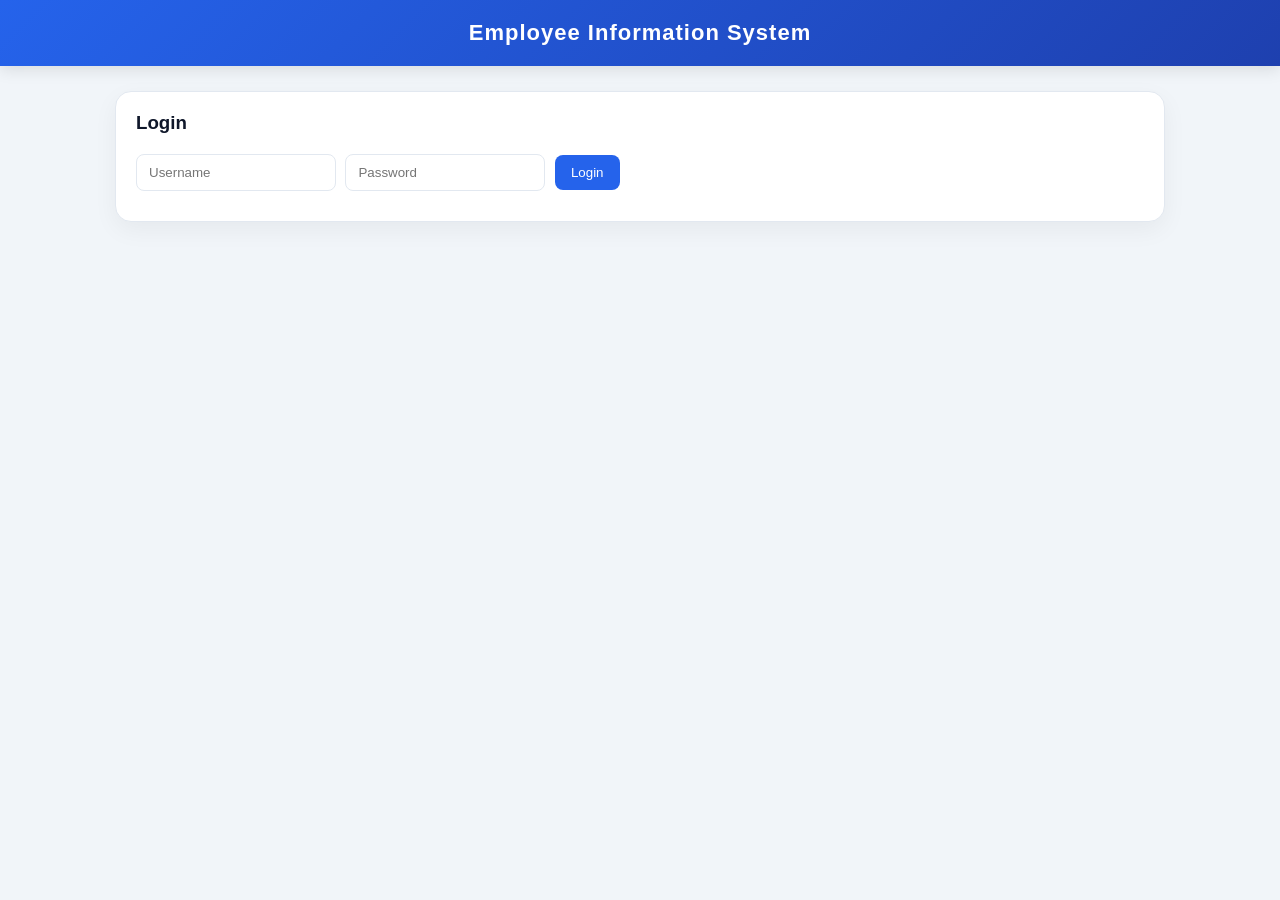
<file: frontend/index.html>
<!DOCTYPE html>
<html>

<head>
    <title>Employee System</title>
    <link rel="stylesheet" href="./style.css">
</head>

<body>

    <header>Employee Information System</header>

    <div class="container">

        <!-- LOGIN -->
        <div class="card" id="loginCard">
            <h3>Login</h3>
            <input id="username" placeholder="Username">
            <input id="password" type="password" placeholder="Password">
            <button onclick="login()">Login</button>
        </div>

        <!-- DASHBOARD -->
        <div class="card" id="dashboardCard" style="display:none;">
            <h3>Dashboard</h3>
            <p id="dashboardData"></p>
        </div>

        <!-- ADD EMPLOYEE -->
        <div class="card" id="employeeCard" style="display:none;">
            <h3>Add Employee</h3>
            <input id="first_name" placeholder="First Name">
            <input id="last_name" placeholder="Last Name">
            <input id="birthday" type="date">

            <select id="status">
                <option>Permanent</option>
                <option>Temporary</option>
                <option>Separated</option>
            </select>

            <input id="position" placeholder="Position">
            <input id="date_hired" type="date">

            <button onclick="addEmployee()">Add</button>
        </div>

        <!-- TABLE -->
        <div class="card" id="tableCard" style="display:none;">
            <h3>Employees</h3>
            <table>
                <thead>
                    <tr>
                        <th>ID</th>
                        <th>Name</th>
                        <th>Position</th>
                        <th>Status</th>
                        <th>Action</th>
                    </tr>
                </thead>
                <tbody id="employeeTable"></tbody>
            </table>
        </div>

    </div>

    <script>
        const API = "http://127.0.0.1:5000";

        // LOGIN
        function login() {
            fetch(API + "/login", {
                method: "POST",
                headers: { 'Content-Type': 'application/json' },
                body: JSON.stringify({
                    username: username.value,
                    password: password.value
                })
            })
                .then(res => res.json())
                .then(data => {
                    if (data.status === "success") {
                        loginCard.style.display = "none";
                        dashboardCard.style.display = "block";
                        employeeCard.style.display = "block";
                        tableCard.style.display = "block";

                        loadDashboard();
                        loadEmployees();
                    } else {
                        alert("Login Failed");
                    }
                });
        }

        // DASHBOARD
        function loadDashboard() {
            fetch(API + "/dashboard")
                .then(res => res.json())
                .then(data => {
                    dashboardData.innerHTML = `
        Total: ${data.total_employees}<br>
        Permanent: ${data.permanent}<br>
        Temporary: ${data.temporary}<br>
        Separated: ${data.separated}
        `;
                });
        }

        // EMPLOYEES
        function loadEmployees() {
            fetch(API + "/employees")
                .then(res => res.json())
                .then(data => {
                    let html = "";
                    data.forEach(e => {
                        html += `
            <tr>
                <td>${e.employee_id}</td>
                <td>${e.first_name} ${e.last_name}</td>
                <td>${e.position}</td>
                <td>${e.status}</td>
                <td>
                    <button onclick="del(${e.employee_id})">Delete</button>
                </td>
            </tr>`;
                    });
                    employeeTable.innerHTML = html;
                });
        }

        // ADD
        function addEmployee() {
            fetch(API + "/employees", {
                method: "POST",
                headers: { 'Content-Type': 'application/json' },
                body: JSON.stringify({
                    first_name: first_name.value,
                    last_name: last_name.value,
                    birthday: birthday.value,
                    status: status.value,
                    position: position.value,
                    date_hired: date_hired.value
                })
            }).then(() => {
                loadEmployees();
                loadDashboard();
            });
        }

        // DELETE
        function del(id) {
            fetch(API + "/employees/" + id, { method: "DELETE" })
                .then(() => {
                    loadEmployees();
                    loadDashboard();
                });
        }
    </script>

</body>

</html>
</file>
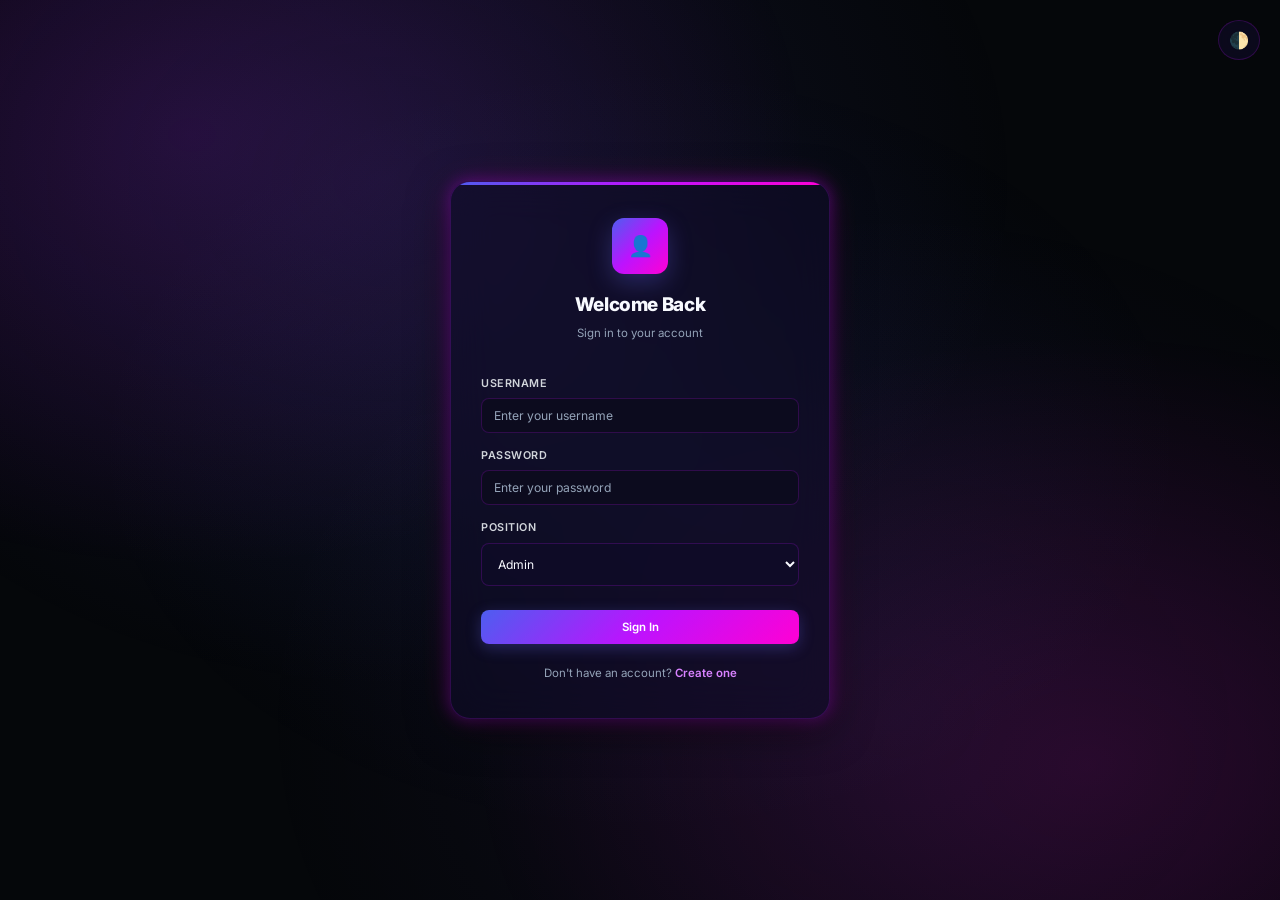
<file: frontend/employee-info.html>
<!DOCTYPE html>
<html lang="en">
<head>
    <meta charset="UTF-8">
    <meta name="viewport" content="width=device-width, initial-scale=1.0">
    <title>Employee Profile - Employee Info System</title>
    <link rel="stylesheet" href="css/style.css">
    <script src="js/theme.js"></script>
</head>
<body>
    <div class="app-layout">
        <!-- Sidebar -->
        <aside class="sidebar">
            <div class="sidebar-brand">
                <h1>EmployeeHub</h1>
                <span>Management System</span>
            </div>
            <nav class="sidebar-nav">
                <a href="javascript:void(0)" onclick="themeManager.toggleTheme()" id="theme-toggle-btn">
                    <span class="nav-icon">🌗</span> Toggle Theme
                </a>
                <a href="dashboard.html">
                    <span class="nav-icon">📊</span> Dashboard
                </a>
                <a href="employee-list.html" class="active">
                    <span class="nav-icon">👥</span> Employees
                </a>
            </nav>
            <div class="sidebar-footer">
                <div class="user-info" onclick="logout()">
                    <div class="user-avatar" id="user-avatar">A</div>
                    <div>
                        <div class="user-name" id="user-display-name">Admin</div>
                        <div class="user-role">Click to logout</div>
                    </div>
                </div>
            </div>
        </aside>

        <!-- Main -->
        <main class="main-content fade-in">
            <a href="employee-list.html" class="btn-ghost btn-sm mb-3" style="display:inline-flex; text-decoration:none;">← Back to Employees</a>
            
            <div class="card" id="info-card">
                <div class="page-header" style="margin-bottom:0">
                    <div>
                        <h2 id="employee-name">Loading...</h2>
                        <p id="employee-position" class="text-muted">...</p>
                    </div>
                    <span id="employee-badge"></span>
                </div>

                <div class="info-grid">
                    <div class="info-item">
                        <div class="info-label">Employee ID</div>
                        <div class="info-val" id="info-id">...</div>
                    </div>
                    <div class="info-item">
                        <div class="info-label">Status</div>
                        <div class="info-val" id="info-status">...</div>
                    </div>
                    <div class="info-item">
                        <div class="info-label">Position</div>
                        <div class="info-val" id="info-position">...</div>
                    </div>
                    <div class="info-item">
                        <div class="info-label">Birthday</div>
                        <div class="info-val" id="info-birthday">...</div>
                    </div>
                    <div class="info-item">
                        <div class="info-label">Date Hired</div>
                        <div class="info-val" id="info-hired">...</div>
                    </div>
                </div>

                <div class="action-buttons">
                    <button class="btn-primary" id="btn-trainings">📚 View Trainings</button>
                    <button class="btn-secondary" id="btn-service">📋 Service Record</button>
                </div>
            </div>
            <div class="card mt-3">
                <div class="card-header">
                    <h3>Attendance Tracking</h3>
                    <div class="calendar-nav">
                        <button class="btn-ghost btn-sm" onclick="changeMonth(-1)">Prev</button>
                        <span id="calendar-month-year" class="calendar-title" style="margin: 0 12px; min-width: 120px; text-align: center; display: inline-block;">April 2026</span>
                        <button class="btn-ghost btn-sm" onclick="changeMonth(1)">Next</button>
                    </div>
                </div>

                <div class="flex gap-4">
                    <!-- Calendar Grid -->
                    <div style="flex: 2;">
                        <div class="calendar-container mt-0">
                            <div class="calendar-grid" id="calendar-grid-header">
                                <div class="calendar-day-header">Sun</div>
                                <div class="calendar-day-header">Mon</div>
                                <div class="calendar-day-header">Tue</div>
                                <div class="calendar-day-header">Wed</div>
                                <div class="calendar-day-header">Thu</div>
                                <div class="calendar-day-header">Fri</div>
                                <div class="calendar-day-header">Sat</div>
                            </div>
                            <div class="calendar-grid" id="calendar-grid-body">
                                <!-- Calendar days injected here -->
                            </div>
                        </div>

                        <!-- Monthly Stats -->
                        <div class="monthly-stats">
                            <div class="monthly-stat-item">
                                <span class="monthly-stat-value" id="stat-present">0</span>
                                <span class="monthly-stat-label">Present</span>
                            </div>
                            <div class="monthly-stat-item">
                                <span class="monthly-stat-value" id="stat-absent">0</span>
                                <span class="monthly-stat-label">Absent</span>
                            </div>
                            <div class="monthly-stat-item">
                                <span class="monthly-stat-value" id="stat-late">0</span>
                                <span class="monthly-stat-label">Late</span>
                            </div>
                            <div class="monthly-stat-item">
                                <span class="monthly-stat-value" id="stat-leave">0</span>
                                <span class="monthly-stat-label">On Leave</span>
                            </div>
                        </div>
                    </div>

                    <!-- Actions & Recent -->
                    <div style="flex: 1; border-left: 1px solid var(--border-color); padding-left: 20px; display: flex; flex-direction: column;">
                        <div class="mb-4">
                            <div class="flex flex-col gap-3 mb-4">
                                <div class="flex justify-between gap-3">
                                    <button class="btn-primary flex-1" onclick="submitTime('time_in')">
                                        🕒 Time In
                                    </button>
                                    <button class="btn-secondary flex-1" onclick="submitTime('time_out')">
                                        🚪 Time Out
                                    </button>
                                </div>
                                <div class="flex justify-between text-center" style="font-size: 0.9rem;">
                                    <div class="flex-1">
                                        <div class="text-muted" style="font-size: 0.75rem;">Time In</div>
                                        <div id="display-time-in" style="font-weight: 700; color: var(--accent-light);">--:--</div>
                                    </div>
                                    <div class="flex-1">
                                        <div class="text-muted" style="font-size: 0.75rem;">Time Out</div>
                                        <div id="display-time-out" style="font-weight: 700; color: var(--accent-light);">--:--</div>
                                    </div>
                                </div>
                            </div>

                            <label>Today's Status</label>
                            <div class="flex gap-2">
                                <select id="attendance-status" onchange="recordAttendance(this.value)" style="flex: 1; margin-bottom: 0;">
                                    <option value="">-- Mark --</option>
                                    <option value="Present">Present</option>
                                    <option value="Absent">Absent</option>
                                    <option value="Late">Late</option>
                                    <option value="On Leave">On Leave</option>
                                </select>
                            </div>
                            <div id="last-marked" style="font-size:0.8rem; color:var(--text-secondary); margin-top:4px;"></div>
                        </div>

                        <div class="monthly-history-container" style="flex: 1;">
                            <label>Monthly Records</label>
                            <div id="monthly-summary-list" style="max-height: 300px; overflow-y: auto; font-size: 0.85rem;">
                                <!-- Monthly summaries injected here -->
                            </div>
                        </div>
                    </div>
                </div>
            </div>

            <div class="card mt-3">
                <div class="card-header">
                    <h3>Detailed Logs</h3>
                    <button class="btn-ghost btn-sm" onclick="exportAttendance()">📥 Export CSV</button>
                </div>
                <div class="table-wrapper">
                    <table>
                        <thead>
                            <tr>
                                <th>Date</th>
                                <th>Status</th>
                                <th>Timestamp</th>
                            </tr>
                        </thead>
                        <tbody id="attendance-full-list">
                            <!-- Full logs injected here -->
                        </tbody>
                    </table>
                </div>
            </div>
        </main>
    </div>

    <!-- Attendance Status Modal -->
    <div id="status-modal" class="modal-overlay hidden">
        <div class="modal-content" style="max-width: 360px;">
            <h2 id="modal-date-title" style="margin-bottom: 20px; font-size: 1.2rem;">Mark Attendance</h2>
            <div class="status-buttons-grid">
                <button class="btn-status btn-status-present" onclick="selectStatus('Present')">
                    <span style="font-size: 1.4rem;">✅</span>
                    <span>Present</span>
                </button>
                <button class="btn-status btn-status-absent" onclick="selectStatus('Absent')">
                    <span style="font-size: 1.4rem;">❌</span>
                    <span>Absent</span>
                </button>
                <button class="btn-status btn-status-late" onclick="selectStatus('Late')">
                    <span style="font-size: 1.4rem;">⏰</span>
                    <span>Late</span>
                </button>
                <button class="btn-status btn-status-leave" onclick="selectStatus('On Leave')">
                    <span style="font-size: 1.4rem;">🏖️</span>
                    <span>On Leave</span>
                </button>
            </div>
            <div class="modal-actions mt-4">
                <button class="btn-ghost" style="width: 100%;" onclick="closeMarkModal()">Cancel</button>
            </div>
        </div>
    </div>

    <script src="js/fetch.js"></script>
    <script>
        const urlParams = new URLSearchParams(window.location.search);
        const empId = urlParams.get('id');

        if (!empId) {
            alert('No Employee ID provided');
            window.location.href = 'employee-list.html';
        }

        // Set user display
        const user = JSON.parse(localStorage.getItem('user') || '{}');
        const isEmployee = user.role === 'employee';

        // Check Access & Redirect if needed
        if (isEmployee) {
            // If they try to view someone else or no ID provided, redirect to themselves
            if (!empId || empId !== String(user.employee_id)) {
                window.location.href = `employee-info.html?id=${user.employee_id}`;
            }
            
            // Hide administrative navigation and sidebar
            document.querySelector('.sidebar-nav')?.remove();
            document.querySelector('a[href="employee-list.html"]')?.remove(); // Back button
            document.querySelector('.action-buttons')?.remove(); // Trainings / Service Record buttons
            
            // Adjust header for restricted view
            const pageHeader = document.querySelector('.page-header');
            if (pageHeader) pageHeader.style.marginBottom = '20px';
        } else if (!empId) {
            alert('No Employee ID provided');
            window.location.href = 'employee-list.html';
        }

        if (user.display_name) {
            document.getElementById('user-display-name').textContent = user.display_name;
            document.getElementById('user-avatar').textContent = user.display_name.charAt(0).toUpperCase();
        }

        function getStatusBadge(status) {
            const classes = { 'Permanent': 'badge-success', 'Temporary': 'badge-warning', 'Separated': 'badge-danger' };
            return `<span class="badge ${classes[status] || 'badge-warning'}">${status}</span>`;
        }


        let currentMonth = new Date().getMonth();
        let currentYear = new Date().getFullYear();
        let attendanceData = [];

        async function loadEmployeeInfo() {
            if (!empId) return;

            try {
                const emp = await apiCall(`/employees/${empId}`);
                
                const nameEl = document.getElementById('employee-name');
                if (nameEl) nameEl.textContent = `${emp.first_name} ${emp.last_name}`;
                
                const posEl = document.getElementById('employee-position');
                if (posEl) posEl.textContent = emp.position;
                
                const badgeEl = document.getElementById('employee-badge');
                if (badgeEl) badgeEl.innerHTML = getStatusBadge(emp.status);
                
                const idEl = document.getElementById('info-id');
                if (idEl) idEl.textContent = emp.employee_id;
                
                const statusEl = document.getElementById('info-status');
                if (statusEl) statusEl.textContent = emp.status;
                
                const posDetailEl = document.getElementById('info-position');
                if (posDetailEl) posDetailEl.textContent = emp.position;
                
                const bdayEl = document.getElementById('info-birthday');
                if (bdayEl) bdayEl.textContent = emp.birthday;
                
                const hiredEl = document.getElementById('info-hired');
                if (hiredEl) hiredEl.textContent = emp.date_hired;
                
                const btnTrainings = document.getElementById('btn-trainings');
                if (btnTrainings) {
                    btnTrainings.onclick = () => {
                        window.location.href = `trainings.html?id=${emp.employee_id}&name=${encodeURIComponent(emp.first_name + ' ' + emp.last_name)}`;
                    };
                }

                const btnService = document.getElementById('btn-service');
                if (btnService) {
                    btnService.onclick = () => {
                        window.location.href = `service-record.html?id=${emp.employee_id}&name=${encodeURIComponent(emp.first_name + ' ' + emp.last_name)}`;
                    };
                }

                await loadAttendance();
            } catch (err) {
                console.error('Error fetching info', err);
                const infoCard = document.getElementById('info-card');
                if (infoCard) {
                    infoCard.innerHTML = `
                        <div class="text-center p-5">
                            <h2 class="error mb-3">Employee Record Not Found</h2>
                            <p class="text-muted">Requested ID: ${empId}</p>
                            <p class="text-danger" style="font-size: 0.8rem; margin-top: 10px;">Error: ${err.message}</p>
                            <button class="btn-ghost mt-3" onclick="location.reload()">🔄 Retry</button>
                        </div>
                    `;
                }
            }
        }

        async function loadAttendance() {
            try {
                attendanceData = await apiCall(`/attendance/employee/${empId}`);
                renderCalendar();
                renderMonthlySummary();
                renderFullLogs();
                checkTodayStatus();
            } catch (err) {
                console.error('Error fetching attendance', err);
            }
        }

        function checkTodayStatus() {
            const todayStr = new Date().toISOString().split('T')[0];
            const todayRecord = attendanceData.find(r => r.date === todayStr);
            const statusSelect = document.getElementById('attendance-status');
            const lastMarkedDiv = document.getElementById('last-marked');
            
            if (todayRecord) {
                statusSelect.value = todayRecord.status;
                lastMarkedDiv.innerHTML = `Last marked: <span class="badge ${getAttendanceBadgeClass(todayRecord.status)}">${todayRecord.status}</span>`;
                
                document.getElementById('display-time-in').textContent = todayRecord.time_in || '--:--';
                document.getElementById('display-time-out').textContent = todayRecord.time_out || '--:--';
            } else {
                statusSelect.value = "";
                lastMarkedDiv.innerHTML = "Not yet marked for today";
                document.getElementById('display-time-in').textContent = '--:--';
                document.getElementById('display-time-out').textContent = '--:--';
            }
        }

        async function submitTime(type) {
            const now = new Date();
            const timeStr = now.toLocaleTimeString('en-GB', { hour12: false }); // HH:MM:SS
            const body = {
                employee_id: empId,
                date: now.toISOString().split('T')[0]
            };
            body[type] = timeStr;

            try {
                await apiCall('/attendance', 'POST', body);
                await loadAttendance();
            } catch (err) {
                alert('Action failed: ' + err.message);
            }
        }

        function renderCalendar() {
            const gridBody = document.getElementById('calendar-grid-body');
            const monthYearLabel = document.getElementById('calendar-month-year');
            gridBody.innerHTML = '';

            const date = new Date(currentYear, currentMonth, 1);
            monthYearLabel.textContent = date.toLocaleString('default', { month: 'long', year: 'numeric' });

            const firstDayIndex = date.getDay();
            const lastDay = new Date(currentYear, currentMonth + 1, 0).getDate();
            const prevLastDay = new Date(currentYear, currentMonth, 0).getDate();
            const today = new Date();
            const todayStr = today.toISOString().split('T')[0];

            let counts = { Present: 0, Absent: 0, Late: 0, 'On Leave': 0 };

            // Prev month days
            for (let i = firstDayIndex; i > 0; i--) {
                const dayDiv = document.createElement('div');
                dayDiv.className = 'calendar-day other-month';
                dayDiv.textContent = prevLastDay - i + 1;
                gridBody.appendChild(dayDiv);
            }

            // Current month days
            for (let i = 1; i <= lastDay; i++) {
                const dayDiv = document.createElement('div');
                dayDiv.className = 'calendar-day';
                
                const curDateStr = `${currentYear}-${String(currentMonth + 1).padStart(2, '0')}-${String(i).padStart(2, '0')}`;
                if (curDateStr === todayStr) dayDiv.classList.add('today');

                const record = attendanceData.find(r => r.date === curDateStr);
                dayDiv.innerHTML = `<span>${i}</span>`;
                dayDiv.style.cursor = 'pointer';
                dayDiv.onclick = () => openMarkModal(curDateStr);
                
                if (record) {
                    counts[record.status]++;
                    const dot = document.createElement('div');
                    dot.className = `status-dot status-dot-${record.status.toLowerCase().replace(' ', '')}`;
                    dayDiv.appendChild(dot);
                    dayDiv.title = `${curDateStr}: ${record.status}`;
                }

                gridBody.appendChild(dayDiv);
            }

            // Next month days
            const totalCells = gridBody.children.length;
            for (let i = 1; i <= (42 - totalCells); i++) {
                const dayDiv = document.createElement('div');
                dayDiv.className = 'calendar-day other-month';
                dayDiv.textContent = i;
                gridBody.appendChild(dayDiv);
            }

            // Update stats
            document.getElementById('stat-present').textContent = counts.Present;
            document.getElementById('stat-absent').textContent = counts.Absent;
            document.getElementById('stat-late').textContent = counts.Late;
            document.getElementById('stat-leave').textContent = counts['On Leave'];
        }

        function changeMonth(delta) {
            currentMonth += delta;
            if (currentMonth > 11) {
                currentMonth = 0;
                currentYear++;
            } else if (currentMonth < 0) {
                currentMonth = 11;
                currentYear--;
            }
            renderCalendar();
        }

        function renderMonthlySummary() {
            const list = document.getElementById('monthly-summary-list');
            list.innerHTML = '';
            
            // Group data by Month-Year
            const summaries = {};
            attendanceData.forEach(record => {
                const date = new Date(record.date);
                const monthYear = date.toLocaleString('default', { month: 'long', year: 'numeric' });
                
                if (!summaries[monthYear]) {
                    summaries[monthYear] = { Present: 0, Absent: 0, Late: 0, 'On Leave': 0 };
                }
                summaries[monthYear][record.status]++;
            });

            // Convert object to array for sorting/display
            const summaryArray = Object.keys(summaries).sort((a, b) => {
                return new Date(b) - new Date(a);
            });

            if (summaryArray.length === 0) {
                list.innerHTML = '<div class="text-muted p-3">No records yet.</div>';
                return;
            }

            summaryArray.forEach(month => {
                const s = summaries[month];
                const total = s.Present + s.Absent + s.Late + s['On Leave'];
                const rate = total > 0 ? Math.round((s.Present / total) * 100) : 0;
                
                const div = document.createElement('div');
                div.className = 'monthly-summary-item';
                div.style.padding = '12px';
                div.style.marginBottom = '8px';
                div.style.background = 'rgba(255,255,255,0.03)';
                div.style.borderRadius = 'var(--radius-sm)';
                div.style.borderLeft = `3px solid ${rate > 80 ? 'var(--success)' : rate > 50 ? 'var(--warning)' : 'var(--danger)'}`;
                
                div.innerHTML = `
                    <div class="flex justify-between mb-1" style="font-weight: 700; color: var(--accent-light);">
                        <span>${month}</span>
                        <span>${rate}% Rate</span>
                    </div>
                    <div class="flex gap-3" style="font-size: 0.75rem; color: var(--text-secondary);">
                        <span>✅ ${s.Present}</span>
                        <span>❌ ${s.Absent}</span>
                        <span>⏰ ${s.Late}</span>
                        <span>🏖️ ${s['On Leave']}</span>
                    </div>
                `;
                list.appendChild(div);
            });
        }

        function renderFullLogs() {
            const tbody = document.getElementById('attendance-full-list');
            tbody.innerHTML = '';
            
            attendanceData.forEach(log => {
                const tr = document.createElement('tr');
                const timeIn = log.time_in ? `<div class="text-xs" style="color:var(--success); font-size: 0.7rem;">IN: ${log.time_in}</div>` : '';
                const timeOut = log.time_out ? `<div class="text-xs" style="color:var(--danger); font-size: 0.7rem;">OUT: ${log.time_out}</div>` : '';
                
                tr.innerHTML = `
                    <td>
                        <div style="font-weight: 600;">${log.date}</div>
                        <div class="flex gap-2" style="margin-top: 4px;">
                            ${timeIn} ${timeOut}
                        </div>
                    </td>
                    <td><span class="badge ${getAttendanceBadgeClass(log.status)}">${log.status}</span></td>
                    <td class="text-muted" style="font-size:0.75rem">${new Date(log.created_at).toLocaleString()}</td>
                `;
                tbody.appendChild(tr);
            });
        }

        function getStatusColor(status) {
            const colors = { Present: 'var(--success)', Absent: 'var(--danger)', Late: 'var(--warning)', 'On Leave': 'var(--info)' };
            return colors[status] || 'var(--text-secondary)';
        }

        async function recordAttendance(status, date = null) {
            if (!status) return;
            try {
                await apiCall('/attendance', 'POST', {
                    employee_id: empId,
                    status: status,
                    date: date || new Date().toISOString().split('T')[0]
                });
                await loadAttendance();
            } catch (err) {
                alert('Failed to record: ' + err.message);
            }
        }

        let selectedDate = null;

        function openMarkModal(date) {
            selectedDate = date;
            document.getElementById('modal-date-title').textContent = `Mark Attendance: ${date}`;
            document.getElementById('status-modal').classList.remove('hidden');
        }

        function closeMarkModal() {
            document.getElementById('status-modal').classList.add('hidden');
            selectedDate = null;
        }

        function selectStatus(status) {
            if (selectedDate) {
                recordAttendance(status, selectedDate);
                closeMarkModal();
            }
        }

        function getAttendanceBadgeClass(status) {
            const map = { 'Present': 'badge-success', 'Absent': 'badge-danger', 'Late': 'badge-warning', 'On Leave': 'badge-info' };
            return map[status] || 'badge-secondary';
        }

        function exportAttendance() {
            if (attendanceData.length === 0) return alert('No data to export');
            
            let csv = 'Date,Status,Created At\n';
            attendanceData.forEach(r => {
                csv += `${r.date},${r.status},${r.created_at}\n`;
            });
            
            const blob = new Blob([csv], { type: 'text/csv' });
            const url = window.URL.createObjectURL(blob);
            const a = document.createElement('a');
            a.setAttribute('hidden', '');
            a.setAttribute('href', url);
            a.setAttribute('download', `attendance_${empId}.csv`);
            document.body.appendChild(a);
            a.click();
            document.body.removeChild(a);
        }

        document.addEventListener('DOMContentLoaded', loadEmployeeInfo);
    </script>
</body>
</html>
</file>
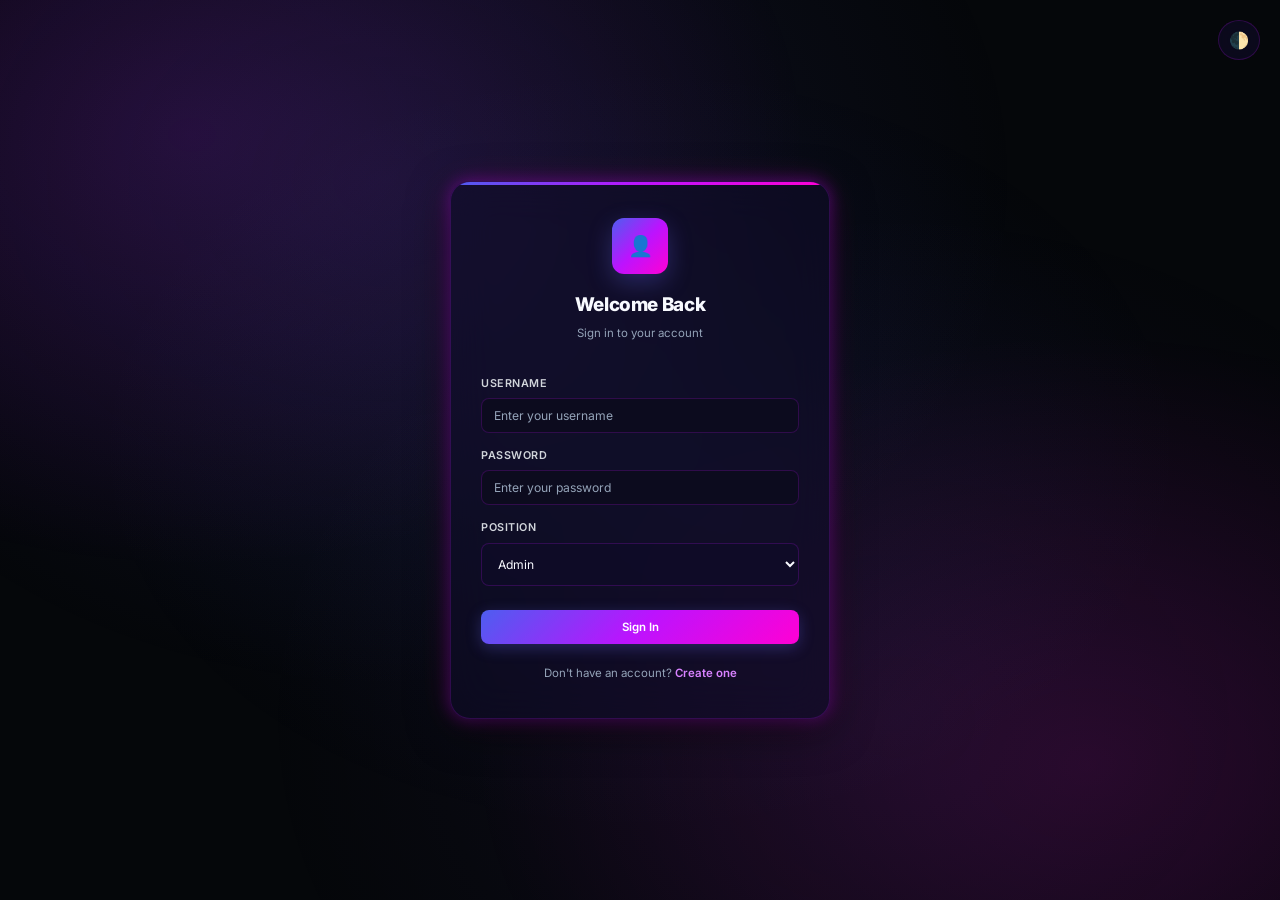
<file: frontend/employee-list.html>
<!DOCTYPE html>
<html lang="en">
<head>
    <meta charset="UTF-8">
    <meta name="viewport" content="width=device-width, initial-scale=1.0">
    <title>Employees - Employee Info System</title>
    <link rel="stylesheet" href="css/style.css">
    <script src="js/theme.js"></script>
</head>
<body>
    <div class="app-layout">
        <!-- Sidebar -->
        <aside class="sidebar">
            <div class="sidebar-brand">
                <h1>EmployeeHub</h1>
                <span>Management System</span>
            </div>
            <nav class="sidebar-nav">
                <a href="javascript:void(0)" onclick="themeManager.toggleTheme()" id="theme-toggle-btn">
                    <span class="nav-icon">🌗</span> Toggle Theme
                </a>
                <a href="dashboard.html">
                    <span class="nav-icon">📊</span> Dashboard
                </a>
                <a href="employee-list.html" class="active">
                    <span class="nav-icon">👥</span> Employees
                </a>
            </nav>
            <div class="sidebar-footer">
                <div class="user-info" onclick="logout()">
                    <div class="user-avatar" id="user-avatar">A</div>
                    <div>
                        <div class="user-name" id="user-display-name">Admin</div>
                        <div class="user-role">Click to logout</div>
                    </div>
                </div>
            </div>
        </aside>

        <!-- Main -->
        <main class="main-content fade-in">
            <div class="page-header">
                <div>
                    <h2>Employees</h2>
                    <p>Manage your workforce records</p>
                </div>
                <button class="btn-primary" onclick="openModal('add')">+ Add Employee</button>
            </div>
            
            <div class="search-container">
                <span class="search-icon">🔍</span>
                <input type="text" id="search-bar" placeholder="Search by name or ID...">
            </div>
            
            <div class="card">
                <table>
                    <thead>
                        <tr>
                            <th>ID</th>
                            <th>First Name</th>
                            <th>Last Name</th>
                            <th>Status</th>
                            <th>Attendance</th>
                            <th>Actions</th>
                        </tr>
                    </thead>
                    <tbody id="employees-table">
                        <tr><td colspan="5" class="text-center text-muted">Loading...</td></tr>
                    </tbody>
                </table>
            </div>
        </main>
    </div>

    <!-- Employee Modal -->
    <div id="employee-modal" class="modal-overlay hidden">
        <div class="modal-content">
            <h2 id="modal-title">Add Employee</h2>
            <div id="modal-error" class="error hidden"></div>
            
            <form id="employee-form">
                <input type="hidden" id="emp-id">
                
                <label>First Name</label>
                <input type="text" id="first-name" placeholder="Enter first name" required>
                
                <label>Last Name</label>
                <input type="text" id="last-name" placeholder="Enter last name" required>
                
                <label>Birthday</label>
                <input type="date" id="birthday" required>
                
                <label>Status</label>
                <select id="status" required>
                    <option value="Permanent">Permanent</option>
                    <option value="Temporary">Temporary</option>
                    <option value="Separated">Separated</option>
                </select>
                
                <label>Position</label>
                <input type="text" id="position" placeholder="Enter position" required>
                
                <label>Date Hired</label>
                <input type="date" id="date-hired" required>
                
                <div class="modal-actions">
                    <button type="button" class="btn-ghost" onclick="closeModal()">Cancel</button>
                    <button type="submit" class="btn-primary" id="save-btn">Save Employee</button>
                </div>
            </form>
        </div>
    </div>

    <!-- Attendance Modal -->
    <div id="attendance-modal" class="modal-overlay hidden">
        <div class="modal-content">
            <h2>Mark Attendance</h2>
            <p id="attendance-employee-name" class="text-muted"></p>
            <div id="attendance-error" class="error hidden"></div>
            
            <form id="attendance-form">
                <input type="hidden" id="attendance-emp-id">
                
                <label>Status</label>
                <select id="attendance-status" required>
                    <option value="Present">Present</option>
                    <option value="Absent">Absent</option>
                    <option value="Late">Late</option>
                    <option value="On Leave">On Leave</option>
                </select>
                
                <label>Date</label>
                <input type="date" id="attendance-date" required>
                
                <div class="modal-actions">
                    <button type="button" class="btn-ghost" onclick="closeAttendanceModal()">Cancel</button>
                    <button type="submit" class="btn-primary">Save Attendance</button>
                </div>
            </form>
        </div>
    </div>

    <script src="js/fetch.js"></script>
    <script src="js/employees.js"></script>
</body>
</html>
</file>
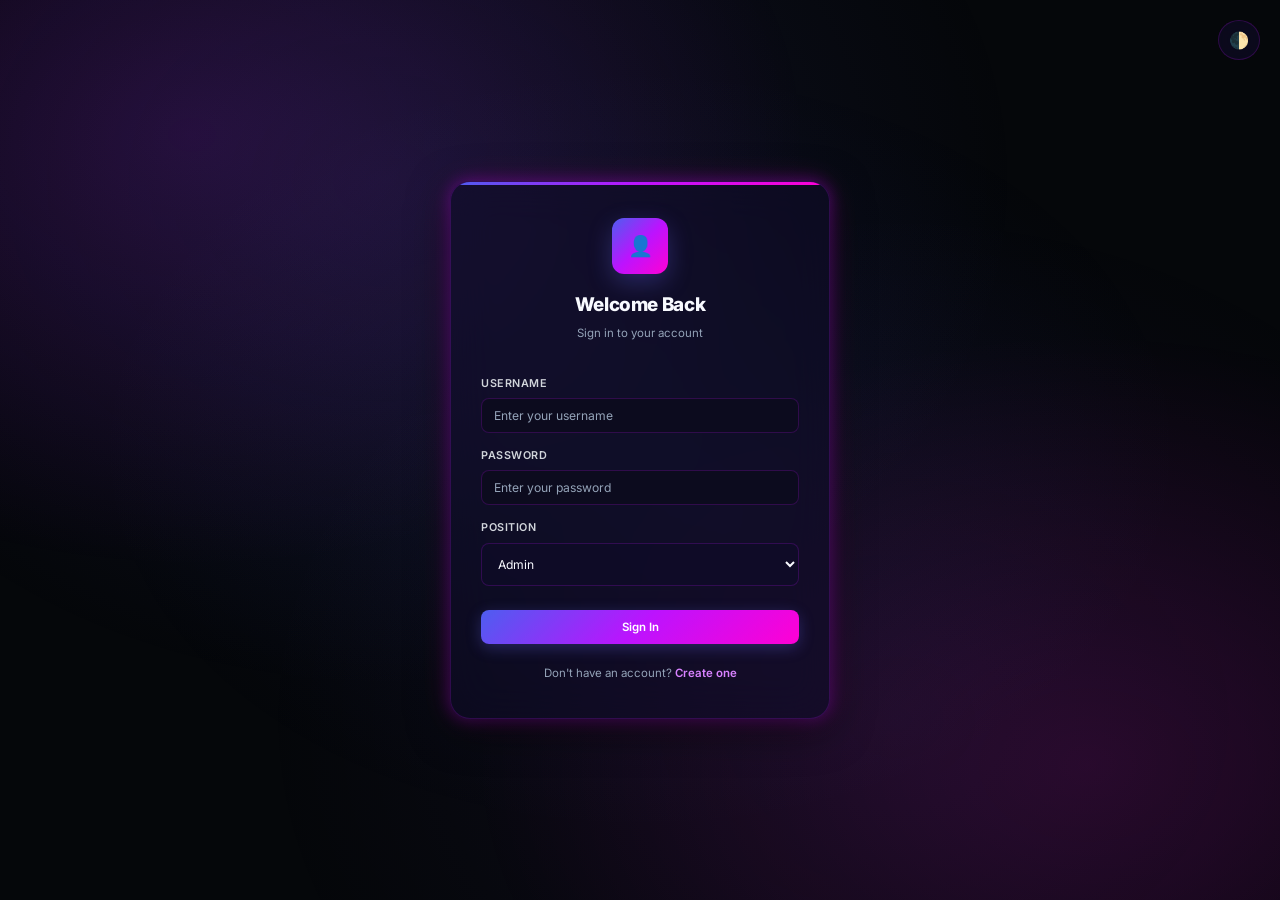
<file: frontend/login.html>
<!DOCTYPE html>
<html lang="en">
<head>
    <meta charset="UTF-8">
    <meta name="viewport" content="width=device-width, initial-scale=1.0">
    <title>Login - Employee Info System</title>
    <link rel="stylesheet" href="css/style.css">
    <script src="js/theme.js"></script>
</head>
<body>
    <button id="theme-toggle-btn" class="btn-ghost" 
            style="position: fixed; top: 20px; right: 20px; z-index: 1000; border-radius: 50%; width: 40px; height: 40px; display: flex; align-items: center; justify-content: center; font-size: 1.2rem; cursor: pointer; background: var(--bg-card); backdrop-filter: blur(10px);"
            onclick="themeManager.toggleTheme()">🌓</button>
    
    <div class="login-page">
        <div class="login-container">
            <div class="login-card fade-in">
                <div class="login-brand">
                    <div class="logo-icon">👤</div>
                    <h2 id="form-title">Welcome Back</h2>
                    <p id="form-subtitle">Sign in to your account</p>
                </div>

                <div id="error-msg" class="error text-center hidden"></div>
                <div id="success-msg" class="success-msg text-center hidden"></div>

                <form id="auth-form">
                    <label for="username">Username</label>
                    <input type="text" id="username" placeholder="Enter your username" required>

                    <div id="password-group">
                        <label for="password">Password</label>
                        <input type="password" id="password" placeholder="Enter your password" required>
                    </div>

                    <label for="position">Position</label>
                    <select id="position" required style="width: 100%; padding: 12px; margin-bottom: 16px; border-radius: 8px; border: 1px solid var(--border-color); background: var(--bg-card); color: var(--text-primary);">
                        <option value="admin">Admin</option>
                        <option value="employee">Employee</option>
                    </select>

                    <button type="submit" id="submit-btn" class="btn-primary" style="width: 100%; margin-top: 8px;">Sign In</button>
                </form>

                <div class="toggle-links">
                    <span id="toggle-text">Don't have an account? </span>
                    <a id="toggle-btn">Create one</a>
                </div>
            </div>
        </div>
    </div>

    <script src="js/theme.js"></script>
    <script src="js/fetch.js"></script>
    <script src="js/login.js"></script>
</body>
</html>
</file>
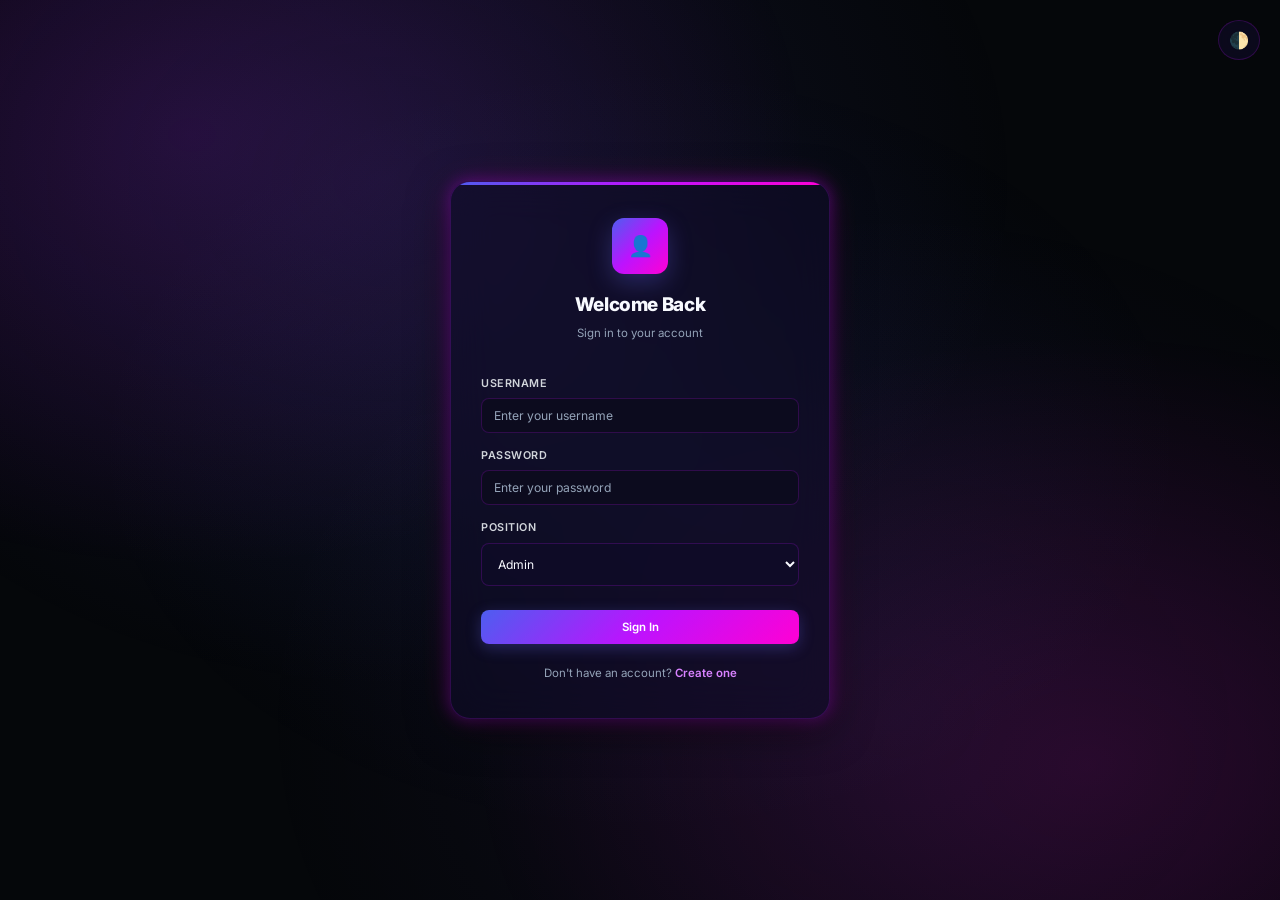
<file: frontend/service-record.html>
<!DOCTYPE html>
<html lang="en">
<head>
    <meta charset="UTF-8">
    <meta name="viewport" content="width=device-width, initial-scale=1.0">
    <title>Service Record - Employee Info System</title>
    <link rel="stylesheet" href="css/style.css">
    <script src="js/theme.js"></script>
</head>
<body>
    <div class="app-layout">
        <!-- Sidebar -->
        <aside class="sidebar">
            <div class="sidebar-brand">
                <h1>EmployeeHub</h1>
                <span>Management System</span>
            </div>
            <nav class="sidebar-nav">
                <a href="javascript:void(0)" onclick="themeManager.toggleTheme()" id="theme-toggle-btn">
                    <span class="nav-icon">🌗</span> Toggle Theme
                </a>
                <a href="dashboard.html">
                    <span class="nav-icon">📊</span> Dashboard
                </a>
                <a href="employee-list.html" class="active">
                    <span class="nav-icon">👥</span> Employees
                </a>
            </nav>
            <div class="sidebar-footer">
                <div class="user-info" onclick="logout()">
                    <div class="user-avatar" id="user-avatar">A</div>
                    <div>
                        <div class="user-name" id="user-display-name">Admin</div>
                        <div class="user-role">Click to logout</div>
                    </div>
                </div>
            </div>
        </aside>

        <!-- Main -->
        <main class="main-content fade-in">
            <button onclick="goBack()" class="btn-ghost btn-sm mb-3">← Back to Profile</button>
            
            <div class="page-header">
                <div>
                    <h2>📋 Service Record</h2>
                    <p>Position history for <strong id="emp-name-display">...</strong></p>
                </div>
                <button class="btn-primary" onclick="openModal()">+ Add Record</button>
            </div>
            
            <div class="card">
                <table>
                    <thead>
                        <tr>
                            <th>Position</th>
                            <th>Start Date</th>
                            <th>End Date</th>
                            <th>Actions</th>
                        </tr>
                    </thead>
                    <tbody id="records-table">
                        <tr><td colspan="4" class="text-center text-muted">Loading...</td></tr>
                    </tbody>
                </table>
            </div>
        </main>
    </div>

    <!-- Record Modal -->
    <div id="record-modal" class="modal-overlay hidden">
        <div class="modal-content">
            <h2>Add Service Record</h2>
            <div id="modal-error" class="error hidden"></div>
            
            <form id="record-form">
                <label>Position</label>
                <input type="text" id="position" placeholder="Position title" required>
                
                <label>Start Date</label>
                <input type="date" id="start-date" required>
                
                <label>End Date</label>
                <input type="date" id="end-date">
                
                <div class="modal-actions">
                    <button type="button" class="btn-ghost" onclick="closeModal()">Cancel</button>
                    <button type="submit" class="btn-primary">Save Record</button>
                </div>
            </form>
        </div>
    </div>

    <script src="js/fetch.js"></script>
    <script src="js/service.js"></script>
</body>
</html>
</file>
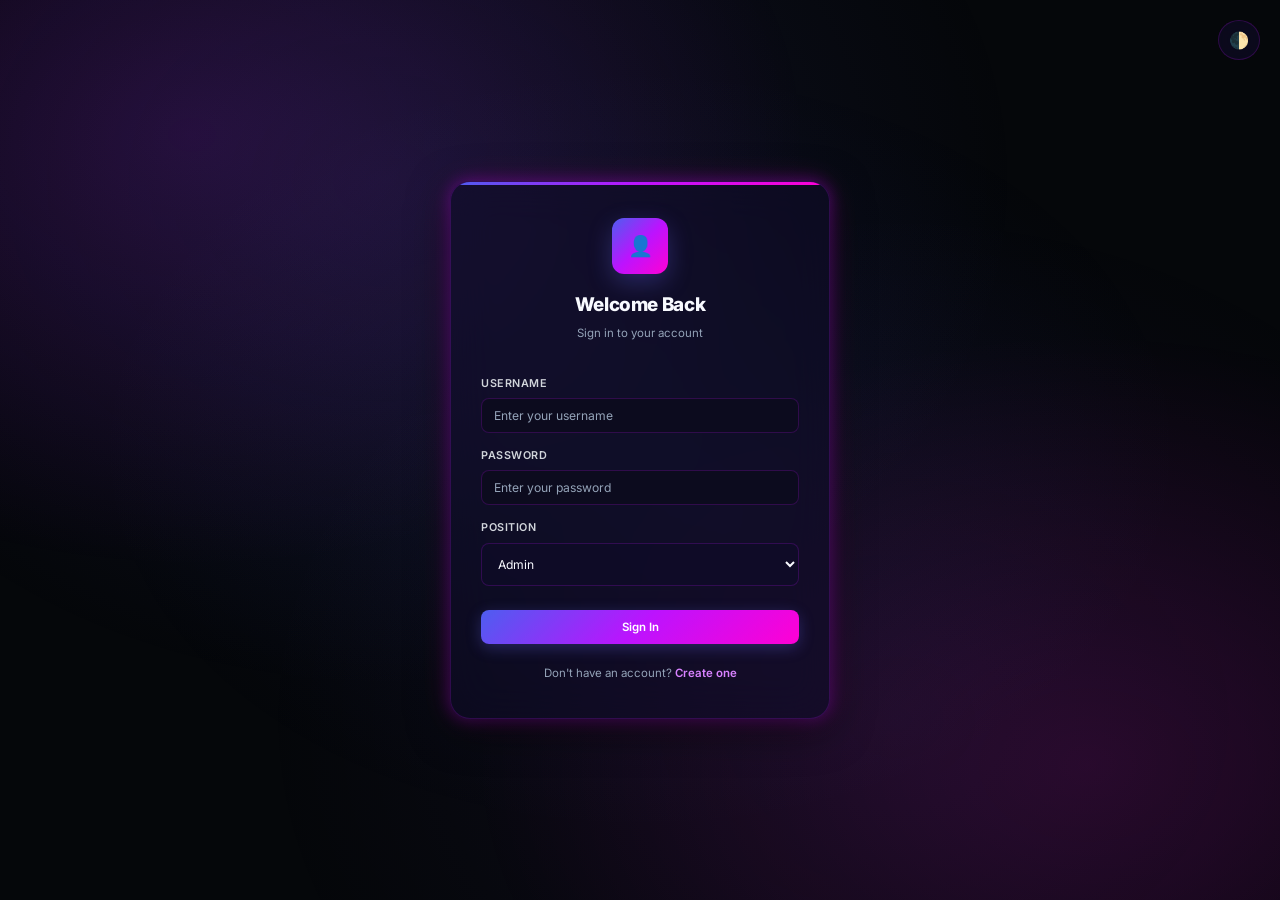
<file: frontend/trainings.html>
<!DOCTYPE html>
<html lang="en">
<head>
    <meta charset="UTF-8">
    <meta name="viewport" content="width=device-width, initial-scale=1.0">
    <title>Trainings - Employee Info System</title>
    <link rel="stylesheet" href="css/style.css">
    <script src="js/theme.js"></script>
</head>
<body>
    <div class="app-layout">
        <!-- Sidebar -->
        <aside class="sidebar">
            <div class="sidebar-brand">
                <h1>EmployeeHub</h1>
                <span>Management System</span>
            </div>
            <nav class="sidebar-nav">
                <a href="javascript:void(0)" onclick="themeManager.toggleTheme()" id="theme-toggle-btn">
                    <span class="nav-icon">🌗</span> Toggle Theme
                </a>
                <a href="dashboard.html">
                    <span class="nav-icon">📊</span> Dashboard
                </a>
                <a href="employee-list.html" class="active">
                    <span class="nav-icon">👥</span> Employees
                </a>
            </nav>
            <div class="sidebar-footer">
                <div class="user-info" onclick="logout()">
                    <div class="user-avatar" id="user-avatar">A</div>
                    <div>
                        <div class="user-name" id="user-display-name">Admin</div>
                        <div class="user-role">Click to logout</div>
                    </div>
                </div>
            </div>
        </aside>

        <!-- Main -->
        <main class="main-content fade-in">
            <button onclick="goBack()" class="btn-ghost btn-sm mb-3">← Back to Profile</button>
            
            <div class="page-header">
                <div>
                    <h2>📚 Trainings</h2>
                    <p>Training records for <strong id="emp-name-display">...</strong></p>
                </div>
                <button class="btn-primary" onclick="openModal()">+ Add Training</button>
            </div>
            
            <div class="card">
                <table>
                    <thead>
                        <tr>
                            <th>Title</th>
                            <th>Date</th>
                            <th>Institution</th>
                            <th>Actions</th>
                        </tr>
                    </thead>
                    <tbody id="trainings-table">
                        <tr><td colspan="4" class="text-center text-muted">Loading...</td></tr>
                    </tbody>
                </table>
            </div>
        </main>
    </div>

    <!-- Training Modal -->
    <div id="training-modal" class="modal-overlay hidden">
        <div class="modal-content">
            <h2>Add Training</h2>
            <div id="modal-error" class="error hidden"></div>
            
            <form id="training-form">
                <label>Title</label>
                <input type="text" id="title" placeholder="Training title" required>
                
                <label>Date</label>
                <input type="date" id="date" required>
                
                <label>Institution</label>
                <input type="text" id="institution" placeholder="Institution name" required>
                
                <div class="modal-actions">
                    <button type="button" class="btn-ghost" onclick="closeModal()">Cancel</button>
                    <button type="submit" class="btn-primary">Save Training</button>
                </div>
            </form>
        </div>
    </div>

    <script src="js/fetch.js"></script>
    <script src="js/trainings.js"></script>
</body>
</html>
</file>
<file: frontend/style.css>
/* ===============================
   ROOT VARIABLES
=============================== */
:root {
    --primary: #2563eb;
    --primary-dark: #1e40af;
    --accent: #38bdf8;
    --bg: #f1f5f9;
    --card: #ffffff;
    --text: #0f172a;
    --muted: #64748b;
    --border: #e2e8f0;
    --success: #22c55e;
    --danger: #ef4444;
}

/* ===============================
   GLOBAL
=============================== */
* {
    box-sizing: border-box;
    margin: 0;
    padding: 0;
}

body {
    font-family: 'Segoe UI', sans-serif;
    background: var(--bg);
    color: var(--text);
}

/* ===============================
   HEADER
=============================== */
header {
    background: linear-gradient(135deg, var(--primary), var(--primary-dark));
    color: white;
    padding: 20px;
    text-align: center;
    font-size: 22px;
    font-weight: bold;
    letter-spacing: 1px;
    box-shadow: 0 4px 15px rgba(0,0,0,0.1);
}

/* ===============================
   LAYOUT
=============================== */
.container {
    max-width: 1100px;
    margin: auto;
    padding: 25px;
}

/* ===============================
   CARD
=============================== */
.card {
    background: var(--card);
    padding: 20px;
    margin-bottom: 20px;
    border-radius: 16px;
    border: 1px solid var(--border);
    box-shadow: 0 8px 25px rgba(0,0,0,0.05);
    transition: 0.3s ease;
}

.card:hover {
    transform: translateY(-4px);
    box-shadow: 0 12px 30px rgba(0,0,0,0.08);
}

h3 {
    margin-bottom: 15px;
}

/* ===============================
   INPUTS
=============================== */
input, select {
    padding: 10px 12px;
    margin: 5px 5px 10px 0;
    width: 200px;
    border-radius: 8px;
    border: 1px solid var(--border);
    outline: none;
    transition: 0.2s;
}

input:focus, select:focus {
    border-color: var(--primary);
    box-shadow: 0 0 0 3px rgba(37, 99, 235, 0.2);
}

/* ===============================
   BUTTONS
=============================== */
button {
    padding: 10px 16px;
    border: none;
    border-radius: 8px;
    cursor: pointer;
    font-weight: 500;
    transition: 0.2s;
}

/* Primary */
button {
    background: var(--primary);
    color: white;
}

button:hover {
    background: var(--primary-dark);
}

/* Delete button */
button.delete {
    background: var(--danger);
}

button.delete:hover {
    background: #dc2626;
}

/* ===============================
   DASHBOARD BOX
=============================== */
#dashboardData {
    font-size: 14px;
    background: #f8fafc;
    padding: 12px;
    border-radius: 10px;
    border: 1px solid var(--border);
    line-height: 1.6;
}

/* ===============================
   TABLE
=============================== */
.table-wrapper {
    overflow-x: auto;
}

table {
    width: 100%;
    border-collapse: collapse;
    margin-top: 15px;
    border-radius: 12px;
    overflow: hidden;
}

th, td {
    padding: 12px 10px;
    text-align: left;
}

th {
    background: var(--primary);
    color: white;
    font-weight: 500;
}

tr {
    border-bottom: 1px solid var(--border);
}

tr:nth-child(even) {
    background: #f8fafc;
}

tr:hover {
    background: #e0f2fe;
}

/* ===============================
   STATUS BADGES
=============================== */
.status {
    padding: 5px 10px;
    border-radius: 20px;
    font-size: 12px;
    font-weight: 500;
}

.status.Permanent {
    background: #dcfce7;
    color: #166534;
}

.status.Temporary {
    background: #fef9c3;
    color: #854d0e;
}

.status.Separated {
    background: #fee2e2;
    color: #991b1b;
}

/* ===============================
   LOGIN MESSAGE
=============================== */
#loginMsg {
    margin-top: 10px;
    font-size: 14px;
    color: var(--muted);
}

/* ===============================
   RESPONSIVE
=============================== */
@media (max-width: 768px) {
    input, select {
        width: 100%;
    }

    button {
        width: 100%;
        margin-top: 5px;
    }
}
</file>
<file: frontend/css/style.css>
@import url('https://fonts.googleapis.com/css2?family=Inter:wght@300;400;500;600;700;800&display=swap');

/* ============================
   CSS VARIABLES
   ============================ */
:root {
    --bg-primary: #05070a;
    --bg-secondary: #0a0d14;
    --bg-card: rgba(15, 12, 41, 0.6);
    --bg-card-solid: #151030;
    --bg-input: #0c0b1e;
    --bg-sidebar: #060812;
    --bg-hover: rgba(188, 19, 254, 0.1);

    --border-color: rgba(188, 19, 254, 0.2);
    --border-focus: rgba(255, 0, 212, 0.6);

    --text-primary: #f8faff;
    --text-secondary: #d1d5db;
    --text-muted: #94a3b8;

    --accent: #bc13fe;
    --accent-light: #d882ff;
    --accent-dark: #7b00cc;
    --accent-glow: rgba(188, 19, 254, 0.25);

    --gradient-primary: linear-gradient(135deg, #4d5ef0, #bc13fe, #ff00d4);
    --gradient-secondary: linear-gradient(135deg, #4d5ef0, #bc13fe);
    --gradient-danger: linear-gradient(135deg, #ff0055, #ff00d4);
    --gradient-success: linear-gradient(135deg, #00f2ff, #00d4ff);
    --gradient-warning: linear-gradient(135deg, #ffcc00, #ff9900);

    --danger: #ff0055;
    --success: #00f2ff;
    --warning: #ffcc00;
    --info: #4d5ef0;

    --shadow-sm: 0 1px 2px rgba(0, 0, 0, 0.5);
    --shadow-md: 0 4px 15px rgba(0, 0, 0, 0.5);
    --shadow-lg: 0 10px 40px rgba(0, 0, 0, 0.6);
    --shadow-glow: 0 0 15px rgba(188, 19, 254, 0.4), 0 0 30px rgba(255, 0, 212, 0.2);

    --radius-sm: 8px;
    --radius-md: 12px;
    --radius-lg: 16px;
    --radius-xl: 20px;

    --sidebar-width: 240px;
    --transition: all 0.3s cubic-bezier(0.4, 0, 0.2, 1);
}

/* Light Mode Variables */
[data-theme="light"] {
    --bg-primary: #f4f7fa;
    --bg-secondary: #ffffff;
    --bg-card: rgba(255, 255, 255, 0.8);
    --bg-card-solid: #ffffff;
    --bg-input: #ffffff;
    --bg-sidebar: #ffffff;
    --bg-hover: rgba(188, 19, 254, 0.05);

    --border-color: rgba(188, 19, 254, 0.1);
    --border-focus: rgba(255, 0, 212, 0.4);

    --text-primary: #1a1c23;
    --text-secondary: #4b5563;
    --text-muted: #6b7280;

    --bg-glow-1: rgba(188, 19, 254, 0.05);
    --bg-glow-2: rgba(255, 0, 212, 0.04);
    --bg-glow-3: rgba(77, 94, 240, 0.03);

    --shadow-sm: 0 1px 3px rgba(0, 0, 0, 0.1);
    --shadow-md: 0 4px 12px rgba(0, 0, 0, 0.08);
    --shadow-lg: 0 10px 25px rgba(0, 0, 0, 0.1);
    --shadow-glow: 0 0 15px rgba(188, 19, 254, 0.15);
}

/* ============================
   RESET & BASE
   ============================ */
*, *::before, *::after {
    box-sizing: border-box;
    margin: 0;
    padding: 0;
}

html {
    font-size: 13.5px;
    scroll-behavior: smooth;
}

body {
    font-family: 'Inter', -apple-system, BlinkMacSystemFont, sans-serif;
    background-color: var(--bg-primary);
    color: var(--text-primary);
    line-height: 1.6;
    min-height: 100vh;
    -webkit-font-smoothing: antialiased;
    -moz-osx-font-smoothing: grayscale;
}

/* Neon background pattern */
body::before {
    content: '';
    position: fixed;
    top: 0;
    left: 0;
    right: 0;
    bottom: 0;
    background: 
        radial-gradient(ellipse at 15% 15%, var(--bg-glow-1, rgba(188, 19, 254, 0.15)) 0%, transparent 40%),
        radial-gradient(ellipse at 85% 85%, var(--bg-glow-2, rgba(255, 0, 212, 0.12)) 0%, transparent 40%),
        radial-gradient(ellipse at 50% 50%, var(--bg-glow-3, rgba(77, 94, 240, 0.08)) 0%, transparent 60%);
    pointer-events: none;
    z-index: 0;
}

a {
    color: var(--accent-light);
    text-decoration: none;
    transition: var(--transition);
}
a:hover {
    color: var(--accent);
}

h1, h2, h3, h4 {
    font-weight: 700;
    letter-spacing: -0.02em;
}

/* ============================
   SCROLLBAR
   ============================ */
::-webkit-scrollbar {
    width: 6px;
    height: 6px;
}
::-webkit-scrollbar-track {
    background: transparent;
}
::-webkit-scrollbar-thumb {
    background: linear-gradient(to bottom, #4d5ef0, #bc13fe);
    border-radius: 10px;
}
::-webkit-scrollbar-thumb:hover {
    background: linear-gradient(to bottom, #bc13fe, #ff00d4);
    box-shadow: 0 0 10px var(--accent-glow);
}

/* ============================
   LAYOUT — SIDEBAR + MAIN
   ============================ */
.app-layout {
    display: flex;
    min-height: 100vh;
    position: relative;
    z-index: 1;
}

/* Sidebar */
.sidebar {
    width: var(--sidebar-width);
    background: var(--bg-sidebar);
    border-right: 1px solid var(--border-color);
    display: flex;
    flex-direction: column;
    position: fixed;
    top: 0;
    left: 0;
    bottom: 0;
    z-index: 100;
    backdrop-filter: blur(20px);
}

.sidebar-brand {
    padding: 28px 24px;
    border-bottom: 1px solid var(--border-color);
}

.sidebar-brand h1 {
    font-size: 1.2rem;
    font-weight: 800;
    background: var(--gradient-primary);
    -webkit-background-clip: text;
    -webkit-text-fill-color: transparent;
    background-clip: text;
    letter-spacing: -0.03em;
}
.sidebar-brand span {
    display: block;
    font-size: 0.72rem;
    color: var(--text-muted);
    font-weight: 400;
    margin-top: 2px;
    text-transform: uppercase;
    letter-spacing: 0.08em;
}

.sidebar-nav {
    flex: 1;
    padding: 16px 12px;
    display: flex;
    flex-direction: column;
    gap: 4px;
}

.sidebar-nav a {
    display: flex;
    align-items: center;
    gap: 12px;
    padding: 12px 16px;
    border-radius: var(--radius-sm);
    color: var(--text-secondary);
    font-weight: 500;
    font-size: 0.9rem;
    transition: var(--transition);
    position: relative;
}
.sidebar-nav a:hover {
    background: var(--bg-hover);
    color: var(--text-primary);
}
.sidebar-nav a.active {
    background: var(--accent-glow);
    color: var(--accent-light);
    box-shadow: inset 3px 0 0 var(--accent);
}
.sidebar-nav a .nav-icon {
    width: 20px;
    height: 20px;
    display: flex;
    align-items: center;
    justify-content: center;
    font-size: 1.1rem;
}

.sidebar-footer {
    padding: 16px;
    border-top: 1px solid var(--border-color);
}
.sidebar-footer .user-info {
    display: flex;
    align-items: center;
    gap: 12px;
    padding: 10px 12px;
    border-radius: var(--radius-sm);
    cursor: pointer;
    transition: var(--transition);
}
.sidebar-footer .user-info:hover {
    background: var(--bg-hover);
}
.sidebar-footer .user-avatar {
    width: 36px;
    height: 36px;
    border-radius: 50%;
    background: var(--gradient-primary);
    display: flex;
    align-items: center;
    justify-content: center;
    font-weight: 700;
    font-size: 0.85rem;
    color: white;
    flex-shrink: 0;
}
.sidebar-footer .user-name {
    font-size: 0.85rem;
    font-weight: 600;
    color: var(--text-primary);
}
.sidebar-footer .user-role {
    font-size: 0.7rem;
    color: var(--text-muted);
}

/* Main Content */
.main-content {
    margin-left: var(--sidebar-width);
    flex: 1;
    padding: 24px 32px;
    position: relative;
    z-index: 1;
}

/* ============================
   PAGE HEADER
   ============================ */
.page-header {
    display: flex;
    justify-content: space-between;
    align-items: center;
    margin-bottom: 32px;
}
.page-header h2 {
    font-size: 1.65rem;
    font-weight: 800;
    color: var(--text-primary);
}
.page-header p {
    color: var(--text-secondary);
    font-size: 0.9rem;
    margin-top: 4px;
}

/* ============================
   CARDS (GLASSMORPHISM)
   ============================ */
.card {
    background: var(--bg-card);
    border: 1px solid var(--border-color);
    border-radius: var(--radius-lg);
    padding: 24px;
    backdrop-filter: blur(12px);
    box-shadow: var(--shadow-md);
    transition: var(--transition);
}
.card:hover {
    box-shadow: var(--shadow-lg);
}
.card-header {
    display: flex;
    justify-content: space-between;
    align-items: center;
    margin-bottom: 20px;
}
.card-header h3 {
    font-size: 1.05rem;
    font-weight: 700;
}

/* ============================
   STAT CARDS (DASHBOARD)
   ============================ */
.stats-grid {
    display: grid;
    grid-template-columns: repeat(auto-fit, minmax(180px, 1fr));
    gap: 16px;
    margin-bottom: 24px;
}

.stat-card {
    background: var(--bg-card);
    border: 1px solid var(--border-color);
    border-radius: var(--radius-lg);
    padding: 16px 20px;
    backdrop-filter: blur(12px);
    position: relative;
    overflow: hidden;
    transition: var(--transition);
}
.stat-card::before {
    content: '';
    position: absolute;
    top: 0;
    left: 0;
    right: 0;
    height: 3px;
}
.stat-card:nth-child(1)::before { background: var(--gradient-secondary); }
.stat-card:nth-child(2)::before { background: var(--gradient-success); }
.stat-card:nth-child(3)::before { background: var(--gradient-warning); }
.stat-card:nth-child(4)::before { background: var(--gradient-danger); }

.stat-card:hover {
    transform: translateY(-2px);
    box-shadow: var(--shadow-glow);
    border-color: rgba(99, 102, 241, 0.2);
}

.stat-card .stat-icon {
    width: 38px;
    height: 38px;
    border-radius: var(--radius-md);
    display: flex;
    align-items: center;
    justify-content: center;
    font-size: 1.15rem;
    margin-bottom: 12px;
}
.stat-card:nth-child(1) .stat-icon { background: rgba(59, 130, 246, 0.15); color: #3b82f6; }
.stat-card:nth-child(2) .stat-icon { background: rgba(16, 185, 129, 0.15); color: #10b981; }
.stat-card:nth-child(3) .stat-icon { background: rgba(245, 158, 11, 0.15); color: #f59e0b; }
.stat-card:nth-child(4) .stat-icon { background: rgba(239, 68, 68, 0.15); color: #ef4444; }

.stat-card h3 {
    color: var(--text-muted);
    font-size: 0.72rem;
    font-weight: 600;
    text-transform: uppercase;
    letter-spacing: 0.1em;
    margin-bottom: 4px;
}
.stat-card .value {
    font-size: 1.7rem;
    font-weight: 800;
    color: var(--text-primary);
    letter-spacing: -0.03em;
}

/* ============================
   FORM INPUTS
   ============================ */
label {
    display: block;
    font-size: 0.8rem;
    font-weight: 600;
    color: var(--text-secondary);
    text-transform: uppercase;
    letter-spacing: 0.05em;
    margin-bottom: 6px;
}

input, select, textarea {
    width: 100%;
    padding: 9px 12px;
    margin-bottom: 14px;
    background: var(--bg-input);
    border: 1px solid var(--border-color);
    color: var(--text-primary);
    border-radius: var(--radius-sm);
    font-family: 'Inter', sans-serif;
    font-size: 0.9rem;
    transition: var(--transition);
    outline: none;
}
input:focus, select:focus, textarea:focus {
    border-color: var(--accent);
    box-shadow: 0 0 0 3px var(--accent-glow), var(--shadow-glow);
}
input::placeholder {
    color: var(--text-muted);
}

/* ============================
   BUTTONS
   ============================ */
button, .btn {
    display: inline-flex;
    align-items: center;
    justify-content: center;
    gap: 8px;
    padding: 10px 20px;
    border: none;
    border-radius: var(--radius-sm);
    cursor: pointer;
    font-weight: 600;
    font-size: 0.85rem;
    font-family: 'Inter', sans-serif;
    transition: var(--transition);
    text-decoration: none;
    position: relative;
    overflow: hidden;
}

.btn-primary, button[type="submit"] {
    background: var(--gradient-primary);
    color: white;
    box-shadow: 0 4px 15px rgba(99, 102, 241, 0.3);
}
.btn-primary:hover, button[type="submit"]:hover {
    transform: translateY(-1px);
    box-shadow: 0 6px 20px rgba(99, 102, 241, 0.4);
}

.btn-secondary {
    background: var(--bg-card-solid);
    color: var(--text-primary);
    border: 1px solid var(--border-color);
}
.btn-secondary:hover {
    border-color: var(--accent);
    background: var(--bg-hover);
}

.btn-danger, button.danger {
    background: var(--gradient-danger);
    color: white;
    box-shadow: 0 4px 15px rgba(239, 68, 68, 0.2);
    border: none;
}
.btn-danger:hover, button.danger:hover {
    transform: translateY(-1px);
    box-shadow: 0 6px 20px rgba(239, 68, 68, 0.3);
}

.btn-ghost {
    background: transparent;
    color: var(--text-secondary);
    border: 1px solid var(--border-color);
}
.btn-ghost:hover {
    color: var(--text-primary);
    border-color: var(--accent);
    background: var(--bg-hover);
}

.btn-sm {
    padding: 6px 12px;
    font-size: 0.78rem;
    border-radius: 6px;
}

.btn-icon {
    width: 34px;
    height: 34px;
    padding: 0;
    border-radius: var(--radius-sm);
    font-size: 1rem;
}

/* ============================
   TABLE
   ============================ */
table {
    width: 100%;
    border-collapse: separate;
    border-spacing: 0;
}
thead th {
    padding: 12px 16px;
    text-align: left;
    font-size: 0.75rem;
    font-weight: 700;
    color: var(--text-muted);
    text-transform: uppercase;
    letter-spacing: 0.08em;
    border-bottom: 1px solid var(--border-color);
    background: rgba(15, 22, 41, 0.5);
    position: sticky;
    top: 0;
}
thead th:first-child {
    border-radius: var(--radius-sm) 0 0 0;
}
thead th:last-child {
    border-radius: 0 var(--radius-sm) 0 0;
}

tbody td {
    padding: 14px 16px;
    border-bottom: 1px solid rgba(75, 85, 99, 0.15);
    font-size: 0.88rem;
    color: var(--text-secondary);
    vertical-align: middle;
}

tbody tr {
    transition: var(--transition);
}
tbody tr:hover {
    background: var(--bg-hover);
}
tbody tr:hover td {
    color: var(--text-primary);
}

.actions-cell {
    display: flex;
    gap: 6px;
}

/* Status badges */
.badge {
    display: inline-flex;
    align-items: center;
    padding: 4px 10px;
    border-radius: 20px;
    font-size: 0.72rem;
    font-weight: 600;
    text-transform: uppercase;
    letter-spacing: 0.05em;
}
.badge-success {
    background: rgba(16, 185, 129, 0.12);
    color: #34d399;
    border: 1px solid rgba(16, 185, 129, 0.2);
}
.badge-warning {
    background: rgba(245, 158, 11, 0.12);
    color: #fbbf24;
    border: 1px solid rgba(245, 158, 11, 0.2);
}
.badge-danger {
    background: rgba(239, 68, 68, 0.12);
    color: #f87171;
    border: 1px solid rgba(239, 68, 68, 0.2);
}
.badge-info {
    background: rgba(59, 130, 246, 0.12);
    color: #60a5fa;
    border: 1px solid rgba(59, 130, 246, 0.2);
}

/* ============================
   SEARCH BAR
   ============================ */
.search-container {
    position: relative;
    margin-bottom: 20px;
}
.search-container input {
    padding-left: 44px;
    margin-bottom: 0;
    background: var(--bg-card);
    border: 1px solid var(--border-color);
}
.search-container .search-icon {
    position: absolute;
    left: 14px;
    top: 50%;
    transform: translateY(-50%);
    color: var(--text-muted);
    font-size: 1rem;
    pointer-events: none;
}

/* ============================
   MODAL (GLASSMORPHISM)
   ============================ */
.modal-overlay {
    position: fixed;
    top: 0; left: 0; right: 0; bottom: 0;
    background: rgba(0, 0, 0, 0.6);
    display: flex;
    justify-content: center;
    align-items: center;
    z-index: 9999;
    backdrop-filter: blur(8px);
    animation: fadeIn 0.2s ease;
}
.modal-content {
    background: var(--bg-secondary);
    padding: 32px;
    border-radius: var(--radius-xl);
    border: 1px solid var(--border-color);
    width: 100%;
    max-width: 480px;
    box-shadow: var(--shadow-lg), var(--shadow-glow);
    animation: modalSlideUp 0.3s cubic-bezier(0.34, 1.56, 0.64, 1);
}
.modal-content h2 {
    font-size: 1.3rem;
    margin-bottom: 24px;
    padding-bottom: 16px;
    border-bottom: 1px solid var(--border-color);
}
.modal-actions {
    display: flex;
    justify-content: flex-end;
    gap: 12px;
    margin-top: 8px;
}

/* ============================
   LOGIN PAGE
   ============================ */
.login-page {
    min-height: 100vh;
    display: flex;
    align-items: center;
    justify-content: center;
    position: relative;
    z-index: 1;
}
.login-page::before {
    content: '';
    position: fixed;
    top: 0; left: 0; right: 0; bottom: 0;
    background: 
        radial-gradient(ellipse at 30% 20%, rgba(99, 102, 241, 0.12) 0%, transparent 50%),
        radial-gradient(ellipse at 70% 80%, rgba(139, 92, 246, 0.08) 0%, transparent 50%);
    pointer-events: none;
    z-index: 0;
}

.login-container {
    width: 100%;
    max-width: 420px;
    padding: 20px;
    position: relative;
    z-index: 1;
}

.login-card {
    background: var(--bg-card);
    border: 1px solid var(--border-color);
    border-radius: var(--radius-xl);
    padding: 36px 30px;
    backdrop-filter: blur(20px);
    box-shadow: var(--shadow-lg), var(--shadow-glow);
    position: relative;
    overflow: hidden;
}
.login-card::before {
    content: '';
    position: absolute;
    top: 0; left: 0; right: 0;
    height: 3px;
    background: var(--gradient-primary);
}

.login-brand {
    text-align: center;
    margin-bottom: 32px;
}
.login-brand .logo-icon {
    width: 56px;
    height: 56px;
    border-radius: var(--radius-md);
    background: var(--gradient-primary);
    display: inline-flex;
    align-items: center;
    justify-content: center;
    font-size: 1.5rem;
    color: white;
    margin-bottom: 16px;
    box-shadow: 0 8px 25px rgba(99, 102, 241, 0.3);
}
.login-brand h2 {
    font-size: 1.4rem;
    font-weight: 800;
    margin-bottom: 4px;
}
.login-brand p {
    color: var(--text-muted);
    font-size: 0.85rem;
}

/* ============================
   INFO PAGE
   ============================ */
.info-grid {
    display: grid;
    grid-template-columns: 1fr 1fr;
    gap: 16px;
    margin-top: 20px;
}
.info-item {
    padding: 16px;
    background: var(--bg-input);
    border-radius: var(--radius-sm);
    border: 1px solid rgba(75, 85, 99, 0.15);
}
.info-label {
    font-size: 0.7rem;
    color: var(--text-muted);
    text-transform: uppercase;
    letter-spacing: 0.08em;
    font-weight: 600;
    margin-bottom: 4px;
}
.info-val {
    font-size: 1.05rem;
    color: var(--text-primary);
    font-weight: 600;
}

.action-buttons {
    display: flex;
    gap: 12px;
    margin-top: 28px;
}
.action-buttons button {
    flex: 1;
}

/* ============================
   UTILITIES
   ============================ */
.flex { display: flex; }
.justify-between { justify-content: space-between; }
.align-center { align-items: center; }
.gap-2 { gap: 8px; }
.gap-3 { gap: 12px; }
.mt-2 { margin-top: 16px; }
.mt-3 { margin-top: 20px; }
.mt-4 { margin-top: 32px; }
.mb-2 { margin-bottom: 16px; }
.mb-3 { margin-bottom: 20px; }
.text-center { text-align: center; }
.error { color: var(--danger); font-size: 0.85rem; margin-bottom: 12px; }
.success-msg { color: var(--success); font-size: 0.85rem; margin-bottom: 12px; }
.hidden { display: none !important; }
.text-muted { color: var(--text-muted); }

/* ============================
   ANIMATIONS
   ============================ */
@keyframes fadeIn {
    from { opacity: 0; }
    to { opacity: 1; }
}
@keyframes modalSlideUp {
    from { opacity: 0; transform: translateY(20px) scale(0.96); }
    to { opacity: 1; transform: translateY(0) scale(1); }
}
@keyframes slideIn {
    from { opacity: 0; transform: translateX(-10px); }
    to { opacity: 1; transform: translateX(0); }
}

.fade-in {
    animation: fadeIn 0.4s ease;
}

/* ============================
   TOGGLE LINK (LOGIN)
   ============================ */
.toggle-links {
    text-align: center;
    margin-top: 20px;
    font-size: 0.85rem;
    color: var(--text-muted);
}
.toggle-links a {
    cursor: pointer;
    font-weight: 600;
    color: var(--accent-light);
}
.toggle-links a:hover {
    text-decoration: underline;
}

/* ============================
   CALENDAR VIEWER
   ============================ */
.calendar-container {
    background: var(--bg-card-solid);
    border: 1px solid var(--border-color);
    border-radius: var(--radius-md);
    padding: 16px;
    margin-top: 16px;
}

.calendar-header {
    display: flex;
    justify-content: space-between;
    align-items: center;
    margin-bottom: 20px;
}

.calendar-title {
    font-size: 1.1rem;
    font-weight: 700;
    color: var(--accent-light);
}

.calendar-nav {
    display: flex;
    gap: 8px;
}

.calendar-grid {
    display: grid;
    grid-template-columns: repeat(7, 1fr);
    gap: 4px;
}

.calendar-day-header {
    text-align: center;
    font-size: 0.7rem;
    font-weight: 700;
    color: var(--text-muted);
    text-transform: uppercase;
    padding-bottom: 8px;
}

.calendar-day {
    aspect-ratio: 1 / 1;
    display: flex;
    flex-direction: column;
    align-items: center;
    justify-content: center;
    background: rgba(255, 255, 255, 0.03);
    border-radius: 4px;
    font-size: 0.85rem;
    color: var(--text-secondary);
    position: relative;
    cursor: pointer;
    transition: var(--transition);
}

.calendar-day:hover {
    background: rgba(188, 19, 254, 0.15);
    box-shadow: 0 0 10px rgba(188, 19, 254, 0.3);
    transform: scale(1.05);
    z-index: 2;
}

.calendar-day.other-month {
    opacity: 0.2;
}

.calendar-day.today {
    background: rgba(255, 0, 212, 0.15);
    border: 1px solid var(--accent);
    box-shadow: 0 0 10px var(--accent-glow);
    color: var(--accent-light);
    font-weight: 700;
}

.calendar-day .status-dot {
    width: 6px;
    height: 6px;
    border-radius: 50%;
    margin-top: 4px;
}

.status-dot-present { background: var(--success); box-shadow: 0 0 8px var(--success); }
.status-dot-absent { background: var(--danger); box-shadow: 0 0 8px var(--danger); }
.status-dot-late { background: var(--warning); box-shadow: 0 0 8px var(--warning); }
.status-dot-leave { background: var(--info); box-shadow: 0 0 8px var(--info); }

.monthly-stats {
    display: grid;
    grid-template-columns: repeat(4, 1fr);
    gap: 12px;
    margin-top: 20px;
    padding-top: 20px;
    border-top: 1px solid var(--border-color);
}

.monthly-stat-item {
    text-align: center;
}

.monthly-stat-value {
    display: block;
    font-size: 1.2rem;
    font-weight: 800;
    color: var(--text-primary);
}

.monthly-stat-label {
    display: block;
    font-size: 0.65rem;
    color: var(--text-muted);
    text-transform: uppercase;
    letter-spacing: 0.05em;
    margin-top: 2px;
}
.monthly-summary-item {
    transition: var(--transition);
}
.monthly-summary-item:hover {
    background: rgba(255, 255, 255, 0.06) !important;
    transform: translateX(4px);
}
.section-header {
    display: flex;
    justify-content: space-between;
    align-items: center;
    margin-bottom: 20px;
    margin-top: 8px;
}
.section-header h3 {
    font-size: 1.15rem;
    font-weight: 800;
    color: var(--text-primary);
    letter-spacing: -0.01em;
}

.chart-controls {
    display: flex;
    align-items: center;
    gap: 10px;
}
.chart-select {
    width: auto;
    min-width: 100px;
    padding: 8px 14px;
    margin-bottom: 0;
    background: var(--bg-card);
    border: 1px solid var(--border-color);
    color: var(--text-primary);
    border-radius: var(--radius-sm);
    font-family: 'Inter', sans-serif;
    font-size: 0.85rem;
    cursor: pointer;
}

.charts-grid {
    display: grid;
    grid-template-columns: 1.4fr 1fr;
    gap: 20px;
    margin-bottom: 20px;
}

.chart-card {
    background: var(--bg-card);
    border: 1px solid var(--border-color);
    border-radius: var(--radius-lg);
    padding: 24px;
    backdrop-filter: blur(12px);
    box-shadow: var(--shadow-md);
    transition: var(--transition);
    position: relative;
    overflow: hidden;
}
.chart-card::before {
    content: '';
    position: absolute;
    top: 0;
    left: 0;
    right: 0;
    height: 3px;
    background: var(--gradient-primary);
    opacity: 0.6;
}
.chart-card:hover {
    box-shadow: var(--shadow-lg), var(--shadow-glow);
    border-color: rgba(188, 19, 254, 0.3);
}

.chart-card-wide {
    margin-bottom: 20px;
}

.chart-card-header {
    display: flex;
    justify-content: space-between;
    align-items: center;
    margin-bottom: 20px;
}
.chart-card-header h4 {
    font-size: 0.95rem;
    font-weight: 700;
    color: var(--text-primary);
}

.chart-badge {
    display: inline-flex;
    align-items: center;
    padding: 3px 10px;
    border-radius: 20px;
    font-size: 0.68rem;
    font-weight: 600;
    text-transform: uppercase;
    letter-spacing: 0.06em;
    background: var(--accent-glow);
    color: var(--accent-light);
    border: 1px solid rgba(188, 19, 254, 0.3);
    box-shadow: 0 0 8px var(--accent-glow);
}

.chart-wrapper {
    position: relative;
    height: 280px;
}
.chart-wrapper-doughnut {
    height: 280px;
}

/* Form layout for modal */
.form-row {
    display: flex;
    gap: 14px;
}
.form-col {
    flex: 1;
}

.table-wrapper {
    overflow-x: auto;
}

/* Rating star */
.badge .star {
    margin-left: 2px;
}

/* ============================
   RESPONSIVE
   ============================ */
@media (max-width: 768px) {
    .sidebar {
        display: none;
    }
    .main-content {
        margin-left: 0;
        padding: 20px;
    }
    .stats-grid {
        grid-template-columns: 1fr 1fr;
    }
    .info-grid {
        grid-template-columns: 1fr;
    }
    .charts-grid {
        grid-template-columns: 1fr;
    }
    .section-header {
        flex-direction: column;
        gap: 12px;
        align-items: flex-start;
    }
    .form-row {
        flex-direction: column;
        gap: 0;
    }
}

/* Status Modal Buttons */
.status-buttons-grid {
    display: grid;
    grid-template-columns: 1fr 1fr;
    gap: 12px;
}

.btn-status {
    height: 60px;
    font-size: 1rem;
    padding: 0;
    border-radius: var(--radius-md);
    border: 1px solid var(--border-color);
    background: var(--bg-card-solid);
    color: var(--text-primary);
    display: flex;
    flex-direction: column;
    align-items: center;
    justify-content: center;
    transition: var(--transition);
}

.btn-status:hover {
    transform: translateY(-2px);
    box-shadow: var(--shadow-glow);
}

.btn-status-present:hover { background: rgba(16, 185, 129, 0.2); border-color: var(--success); color: #34d399; }
.btn-status-absent:hover { background: rgba(239, 68, 68, 0.2); border-color: var(--danger); color: #f87171; }
.btn-status-late:hover { background: rgba(245, 158, 11, 0.2); border-color: var(--warning); color: #fbbf24; }
.btn-status-leave:hover { background: rgba(59, 130, 246, 0.2); border-color: var(--info); color: #60a5fa; }
</file>
